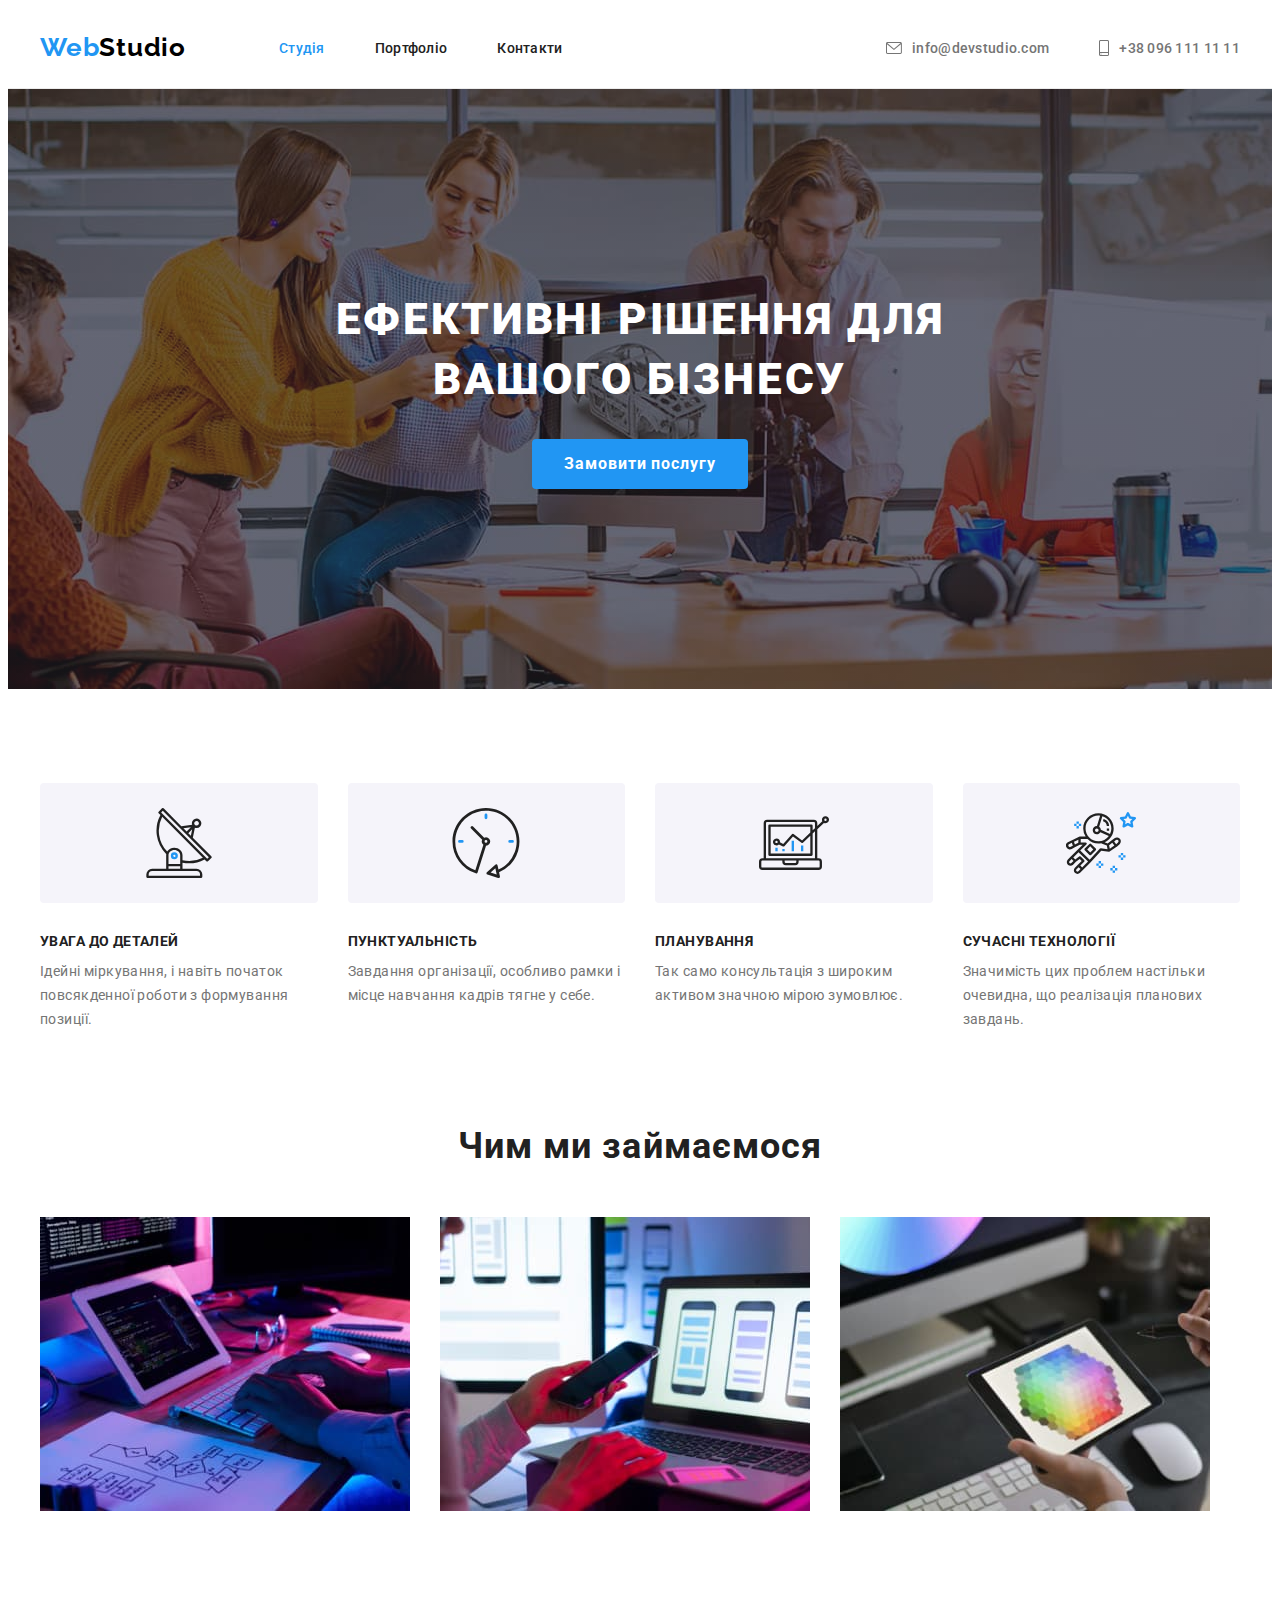
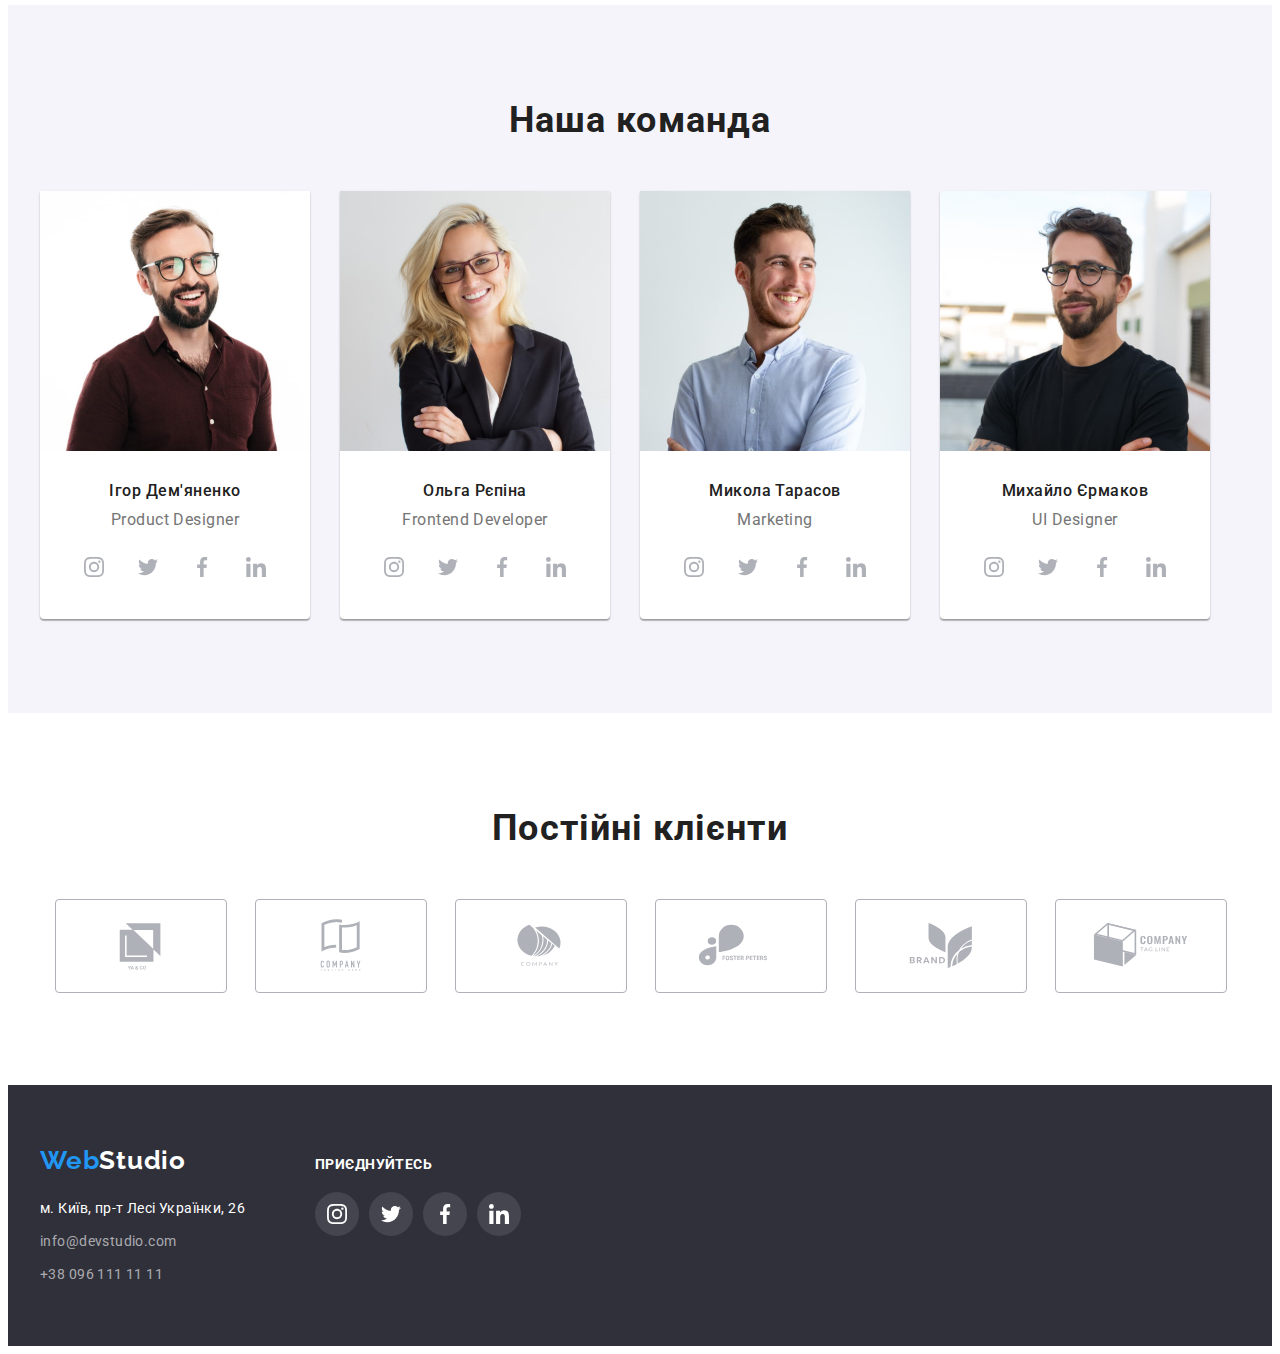
<file: index.html>
<!DOCTYPE html>
<html lang="uk">
  <head>
    <meta charset="UTF-8" />
    <meta http-equiv="X-UA-Compatible" content="IE=edge" />
    <meta name="viewport" content="width=device-width, initial-scale=1.0" />
    <!-- Шрифти -->
    <link rel="preconnect" href="https://fonts.googleapis.com" />
    <link rel="preconnect" href="https://fonts.gstatic.com" crossorigin />
    <link
      href="https://fonts.googleapis.com/css2?family=Raleway:wght@700&family=Roboto:wght@400;500;700;900&display=swap"
      rel="stylesheet"
    />
    <!-- Нормалізація вбудованих налаштувань браузера -->
    <link
      rel="stylesheet"
      href="https://cdnjs.cloudflare.com/ajax/libs/modern-normalize/1.1.0/modern-normalize.min.css"
      integrity="sha512-wpPYUAdjBVSE4KJnH1VR1HeZfpl1ub8YT/NKx4PuQ5NmX2tKuGu6U/JRp5y+Y8XG2tV+wKQpNHVUX03MfMFn9Q=="
      crossorigin="anonymous"
      referrerpolicy="no-referrer"
    />
    <!-- Стилі -->
    <link rel="stylesheet" href="./css/styles.css" />
    <title>Студія</title>
  </head>
  <body class="page">
    <!-- Верхня лінія -->
    <header class="header">
      <div class="container top-line">
        <nav class="nav">
          <a class="logo logo-top link" href="./index.html"
            ><span class="logo-blue">Web</span>Studio</a
          >
          <ul class="nav-list list">
            <li class="nav-list-item">
              <a class="nav-list-link link active" href="./index.html"
                >Студія</a
              >
            </li>
            <li class="nav-list-item">
              <a class="nav-list-link link" href="./portfolio.html"
                >Портфоліо</a
              >
            </li>
            <li class="nav-list-item">
              <a class="nav-list-link link" href="">Контакти</a>
            </li>
          </ul>
        </nav>
        <ul class="contacts-list list">
          <li class="contacts-list-item">
            <a class="contacts-list-link link" href="mailto:info@devstudio.com">
              <svg class="contact-list-icon" width="16" height="12">
                <use href="./images/icons.svg#envelope"></use>
              </svg>
              info@devstudio.com</a
            >
          </li>
          <li class="contacts-list-item tel">
            <a class="contacts-list-link link" href="tel:+380961111111">
              <svg class="contact-list-icon" width="10" height="16">
                <use href="./images/icons.svg#smartphone"></use>
              </svg>
              +38 096 111 11 11</a
            >
          </li>
        </ul>
      </div>
    </header>
    <main>
      <!-- Шапка -->
      <section class="section-one overlay">
        <div class="container">
          <h1 class="section-one-title">
            Ефективні рішення для вашого бізнесу
          </h1>
          <button class="section-one-btn" type="button">
            Замовити послугу
          </button>
        </div>
      </section>
      <!-- Особливості -->
      <section class="section">
        <div class="container">
          <h2 class="visually-hidden">Особливості</h2>
          <ul class="feature-list list">
            <li class="feature-item">
              <div class="feature-icon">
                <svg width="70" height="70">
                  <use href="./images/icons.svg#antenna"></use>
                </svg>
              </div>

              <h3 class="feature-title">УВАГА ДО ДЕТАЛЕЙ</h3>
              <p class="feature-text">
                Ідейні міркування, і навіть початок повсякденної роботи з
                формування позиції.
              </p>
            </li>
            <li class="feature-item">
              <div class="feature-icon">
                <svg width="70" height="70">
                  <use href="./images/icons.svg#clock"></use>
                </svg>
              </div>
              <h3 class="feature-title">ПУНКТУАЛЬНІСТЬ</h3>
              <p class="feature-text">
                Завдання організації, особливо рамки і місце навчання кадрів
                тягне у себе.
              </p>
            </li>
            <li class="feature-item">
              <div class="feature-icon">
                <svg width="70" height="70">
                  <use href="./images/icons.svg#diagram"></use>
                </svg>
              </div>
              <h3 class="feature-title">ПЛАНУВАННЯ</h3>
              <p class="feature-text">
                Так само консультація з широким активом значною мірою зумовлює.
              </p>
            </li>
            <li class="feature-item">
              <div class="feature-icon">
                <svg width="70" height="70">
                  <use href="./images/icons.svg#astronaut"></use>
                </svg>
              </div>
              <h3 class="feature-title">СУЧАСНІ ТЕХНОЛОГІЇ</h3>
              <p class="feature-text">
                Значимість цих проблем настільки очевидна, що реалізація
                планових завдань.
              </p>
            </li>
          </ul>
        </div>
      </section>
      <!-- Чим ми займаємося -->
      <section class="section work">
        <div class="container">
          <h2 class="work-title">Чим ми займаємося</h2>
          <ul class="work-list list">
            <li class="work-item">
              <img
                class="img"
                src="images/box/box1.jpg"
                alt="на фото крупним планом зображений робочий стіл програміста-розробника"
                width="370"
              />
            </li>
            <li class="work-item">
              <img
                class="img"
                src="images/box/box2.jpg"
                alt="на фото крупним планом зображені долоні, що тримають смартфон на фоні ноутбука"
                width="370"
              />
            </li>
            <li class="work-item">
              <img
                class="img"
                src="images/box/box3.jpg"
                alt="на фото крупним планом долоні тримають планшет із зображенням палітри на екрані"
                width="370"
              />
            </li>
          </ul>
        </div>
      </section>
      <!-- Наша команда -->
      <section class="section team">
        <div class="container">
          <h2 class="team-title">Наша команда</h2>
          <ul class="team-list list">
            <li class="team-item">
              <img
                class="img"
                src="images/team/img1.jpg"
                alt="фото1"
                width="270"
              />
              <div class="teammate-group">
                <h3 class="teammate-title">Ігор Дем'яненко</h3>
                <p class="teammate-txt">Product Designer</p>
                <ul class="social-list list">
                  <li class="social-item">
                    <a
                      href="http://Instagram.com"
                      aria-label="Instagram"
                      target="_blank"
                      rel="noopener noreferrer"
                      class="social-links"
                      ><svg class="social-icon" width="20" height="20">
                        <use href="./images/icons.svg#instagram"></use>
                      </svg>
                    </a>
                  </li>
                  <li class="social-item">
                    <a
                      href="http://Twitter.com"
                      aria-label="Twitter"
                      target="_blank"
                      rel="noopener noreferrer"
                      class="social-links"
                      ><svg class="social-icon" width="20" height="20">
                        <use href="./images/icons.svg#twitter"></use>
                      </svg>
                    </a>
                  </li>
                  <li class="social-item">
                    <a
                      href="http://Facebook.com"
                      aria-label="Facebook"
                      target="_blank"
                      rel="noopener   noreferrer"
                      class="social-links"
                      ><svg class="social-icon" width="20" height="20">
                        <use href="./images/icons.svg#facebook"></use>
                      </svg>
                    </a>
                  </li>
                  <li class="social-item">
                    <a
                      href="http://Linkedin.com"
                      aria-label="LinkedIn"
                      target="_blank"
                      rel="noopener noreferrer"
                      class="social-links"
                      ><svg class="social-icon" width="20" height="20">
                        <use href="./images/icons.svg#linkedin"></use>
                      </svg>
                    </a>
                  </li>
                </ul>
              </div>
            </li>
            <li class="team-item">
              <img
                class="img"
                src="images/team/img2.jpg"
                alt="фото2"
                width="270"
              />
              <div class="teammate-group">
                <h3 class="teammate-title">Ольга Рєпіна</h3>
                <p class="teammate-txt">Frontend Developer</p>
                <ul class="social-list list">
                  <li class="social-item">
                    <a
                      href="http://Instagram.com"
                      aria-label="Instagram"
                      target="_blank"
                      rel="noopener noreferrer"
                      class="social-links"
                      ><svg class="social-icon" width="20" height="20">
                        <use href="./images/icons.svg#instagram"></use>
                      </svg>
                    </a>
                  </li>
                  <li class="social-item">
                    <a
                      href="http://Twitter.com"
                      aria-label="Twitter"
                      target="_blank"
                      rel="noopener noreferrer"
                      class="social-links"
                      ><svg class="social-icon" width="20" height="20">
                        <use href="./images/icons.svg#twitter"></use>
                      </svg>
                    </a>
                  </li>
                  <li class="social-item">
                    <a
                      href="http://Facebook.com"
                      aria-label="Facebook"
                      target="_blank"
                      rel="noopener noreferrer"
                      class="social-links"
                      ><svg class="social-icon" width="20" height="20">
                        <use href="./images/icons.svg#facebook"></use>
                      </svg>
                    </a>
                  </li>
                  <li class="social-item">
                    <a
                      href="http://Linkedin.com"
                      aria-label="LinkedIn"
                      target="_blank"
                      rel="noopener noreferrer"
                      class="social-links"
                      ><svg class="social-icon" width="20" height="20">
                        <use href="./images/icons.svg#linkedin"></use>
                      </svg>
                    </a>
                  </li>
                </ul>
              </div>
            </li>
            <li class="team-item">
              <img
                class="img"
                src="images/team/img3.jpg"
                alt="фото3"
                width="270"
              />
              <div class="teammate-group">
                <h3 class="teammate-title">Микола Тарасов</h3>
                <p class="teammate-txt">Marketing</p>
                <ul class="social-list list">
                  <li class="social-item">
                    <a
                      href="http://Instagram.com"
                      aria-label="Instagram"
                      target="_blank"
                      rel="noopener noreferrer"
                      class="social-links"
                      ><svg class="social-icon" width="20" height="20">
                        <use href="./images/icons.svg#instagram"></use>
                      </svg>
                    </a>
                  </li>
                  <li class="social-item">
                    <a
                      href="http://Twitter.com"
                      aria-label="Twitter"
                      target="_blank"
                      rel="noopener noreferrer"
                      class="social-links"
                      ><svg class="social-icon" width="20" height="20">
                        <use href="./images/icons.svg#twitter"></use>
                      </svg>
                    </a>
                  </li>
                  <li class="social-item">
                    <a
                      href="http://Facebook.com"
                      aria-label="Facebook"
                      target="_blank"
                      rel="noopener noreferrer"
                      class="social-links"
                      ><svg class="social-icon" width="20" height="20">
                        <use href="./images/icons.svg#facebook"></use>
                      </svg>
                    </a>
                  </li>
                  <li class="social-item">
                    <a
                      href="http://Linkedin.com"
                      aria-label="LinkedIn"
                      target="_blank"
                      rel="noopener noreferrer"
                      class="social-links"
                      ><svg class="social-icon" width="20" height="20">
                        <use href="./images/icons.svg#linkedin"></use>
                      </svg>
                    </a>
                  </li>
                </ul>
              </div>
            </li>
            <li class="team-item">
              <img
                class="img"
                src="images/team/img4.jpg"
                alt="фото4"
                width="270"
              />
              <div class="teammate-group">
                <h3 class="teammate-title">Михайло Єрмаков</h3>
                <p class="teammate-txt">UI Designer</p>
                <ul class="social-list list">
                  <li class="social-item">
                    <a
                      href="http://Instagram.com"
                      aria-label="Instagram"
                      target="_blank"
                      rel="noopener noreferrer"
                      class="social-links"
                      ><svg class="social-icon" width="20" height="20">
                        <use href="./images/icons.svg#instagram"></use>
                      </svg>
                    </a>
                  </li>
                  <li class="social-item">
                    <a
                      href="http://Twitter.com"
                      aria-label="Twitter"
                      target="_blank"
                      rel="noopener noreferrer"
                      class="social-links"
                      ><svg class="social-icon" width="20" height="20">
                        <use href="./images/icons.svg#twitter"></use>
                      </svg>
                    </a>
                  </li>
                  <li class="social-item">
                    <a
                      href="http://Facebook.com"
                      aria-label="Facebook"
                      target="_blank"
                      rel="noopener noreferrer"
                      class="social-links"
                      ><svg class="social-icon" width="20" height="20">
                        <use href="./images/icons.svg#facebook"></use>
                      </svg>
                    </a>
                  </li>
                  <li class="social-item">
                    <a
                      href="http://Linkedin.com"
                      aria-label="LinkedIn"
                      target="_blank"
                      rel="noopener noreferrer"
                      class="social-links"
                      ><svg class="social-icon" width="20" height="20">
                        <use href="./images/icons.svg#linkedin"></use>
                      </svg>
                    </a>
                  </li>
                </ul>
              </div>
            </li>
          </ul>
        </div>
      </section>
      <!-- Постійні клієнти -->
      <section class="section">
        <div class="container">
          <h2 class="clients-title">Постійні клієнти</h2>
          <ul class="clients-list list">
            <li class="clients-item">
              <a class="clients-link link" href=""
                ><svg class="clients-icon" width="106" height="60">
                  <use href="./images/icons.svg#one"></use>
                </svg>
              </a>
            </li>
            <li class="clients-item">
              <a class="clients-link link" href=""
                ><svg class="clients-icon" width="106" height="60">
                  <use href="./images/icons.svg#two"></use>
                </svg>
              </a>
            </li>
            <li class="clients-item">
              <a class="clients-link link" href=""
                ><svg class="clients-icon" width="106" height="60">
                  <use href="./images/icons.svg#three"></use>
                </svg>
              </a>
            </li>
            <li class="clients-item">
              <a class="clients-link link" href=""
                ><svg class="clients-icon" width="106" height="60">
                  <use href="./images/icons.svg#four"></use>
                </svg>
              </a>
            </li>
            <li class="clients-item">
              <a class="clients-link link" href=""
                ><svg class="clients-icon" width="106" height="60">
                  <use href="./images/icons.svg#five"></use>
                </svg>
              </a>
            </li>
            <li class="clients-item">
              <a class="clients-link link" href=""
                ><svg class="clients-icon" width="106" height="60">
                  <use href="./images/icons.svg#six"></use>
                </svg>
              </a>
            </li>
          </ul>
        </div>
      </section>
    </main>
    <!-- Підвал -->
    <footer class="footer">
      <div class="container">
        <div class="real-online">
          <div class="real-address">
            <a class="logo-footer logo link" href="./index.html">
              <span class="logo-blue">Web</span
              ><span class="logo-light">Studio</span>
            </a>
            <address class="address">
              <ul class="list">
                <li class="address-item">
                  <a
                    class="footer-link link"
                    href="https://goo.gl/maps/6nsa5F7GKTP2XK6V9"
                    target="_blank"
                    rel="noopener noreferrer"
                    >м. Київ, пр-т Лесі Українки, 26</a
                  >
                </li>
                <li class="address-item">
                  <a
                    class="footer-contacts link"
                    href="mailto:info@devstudio.com"
                    >info@devstudio.com</a
                  >
                </li>
                <li class="address-item">
                  <a class="footer-contacts link" href="tel:+380961111111"
                    >+38 096 111 11 11</a
                  >
                </li>
              </ul>
            </address>
          </div>
          <div class="online-address">
            <h2 class="social-title">Приєднуйтесь</h2>
            <ul class="social-list list">
              <li class="social-item">
                <a
                  href="http://Instagram.com"
                  aria-label="Instagram"
                  target="_blank"
                  rel="noopener noreferrer"
                  class="social-link"
                  ><svg class="social-icon" width="20" height="20">
                    <use href="./images/icons.svg#instagram"></use>
                  </svg>
                </a>
              </li>
              <li class="social-item">
                <a
                  href="http://Twitter.com"
                  aria-label="Twitter"
                  target="_blank"
                  rel="noopener noreferrer"
                  class="social-link"
                  ><svg class="social-icon" width="20" height="20">
                    <use href="./images/icons.svg#twitter"></use>
                  </svg>
                </a>
              </li>
              <li class="social-item">
                <a
                  href="http://Facebook.com"
                  aria-label="Facebook"
                  target="_blank"
                  rel="noopener noreferrer"
                  class="social-link"
                  ><svg class="social-icon" width="20" height="20">
                    <use href="./images/icons.svg#facebook"></use>
                  </svg>
                </a>
              </li>
              <li class="social-item">
                <a
                  href="http://Linkedin.com"
                  aria-label="LinkedIn"
                  target="_blank"
                  rel="noopener noreferrer"
                  class="social-link"
                  ><svg class="social-icon" width="20" height="20">
                    <use href="./images/icons.svg#linkedin"></use>
                  </svg>
                </a>
              </li>
            </ul>
          </div>
        </div>
      </div>
    </footer>
  </body>
</html>
</file>
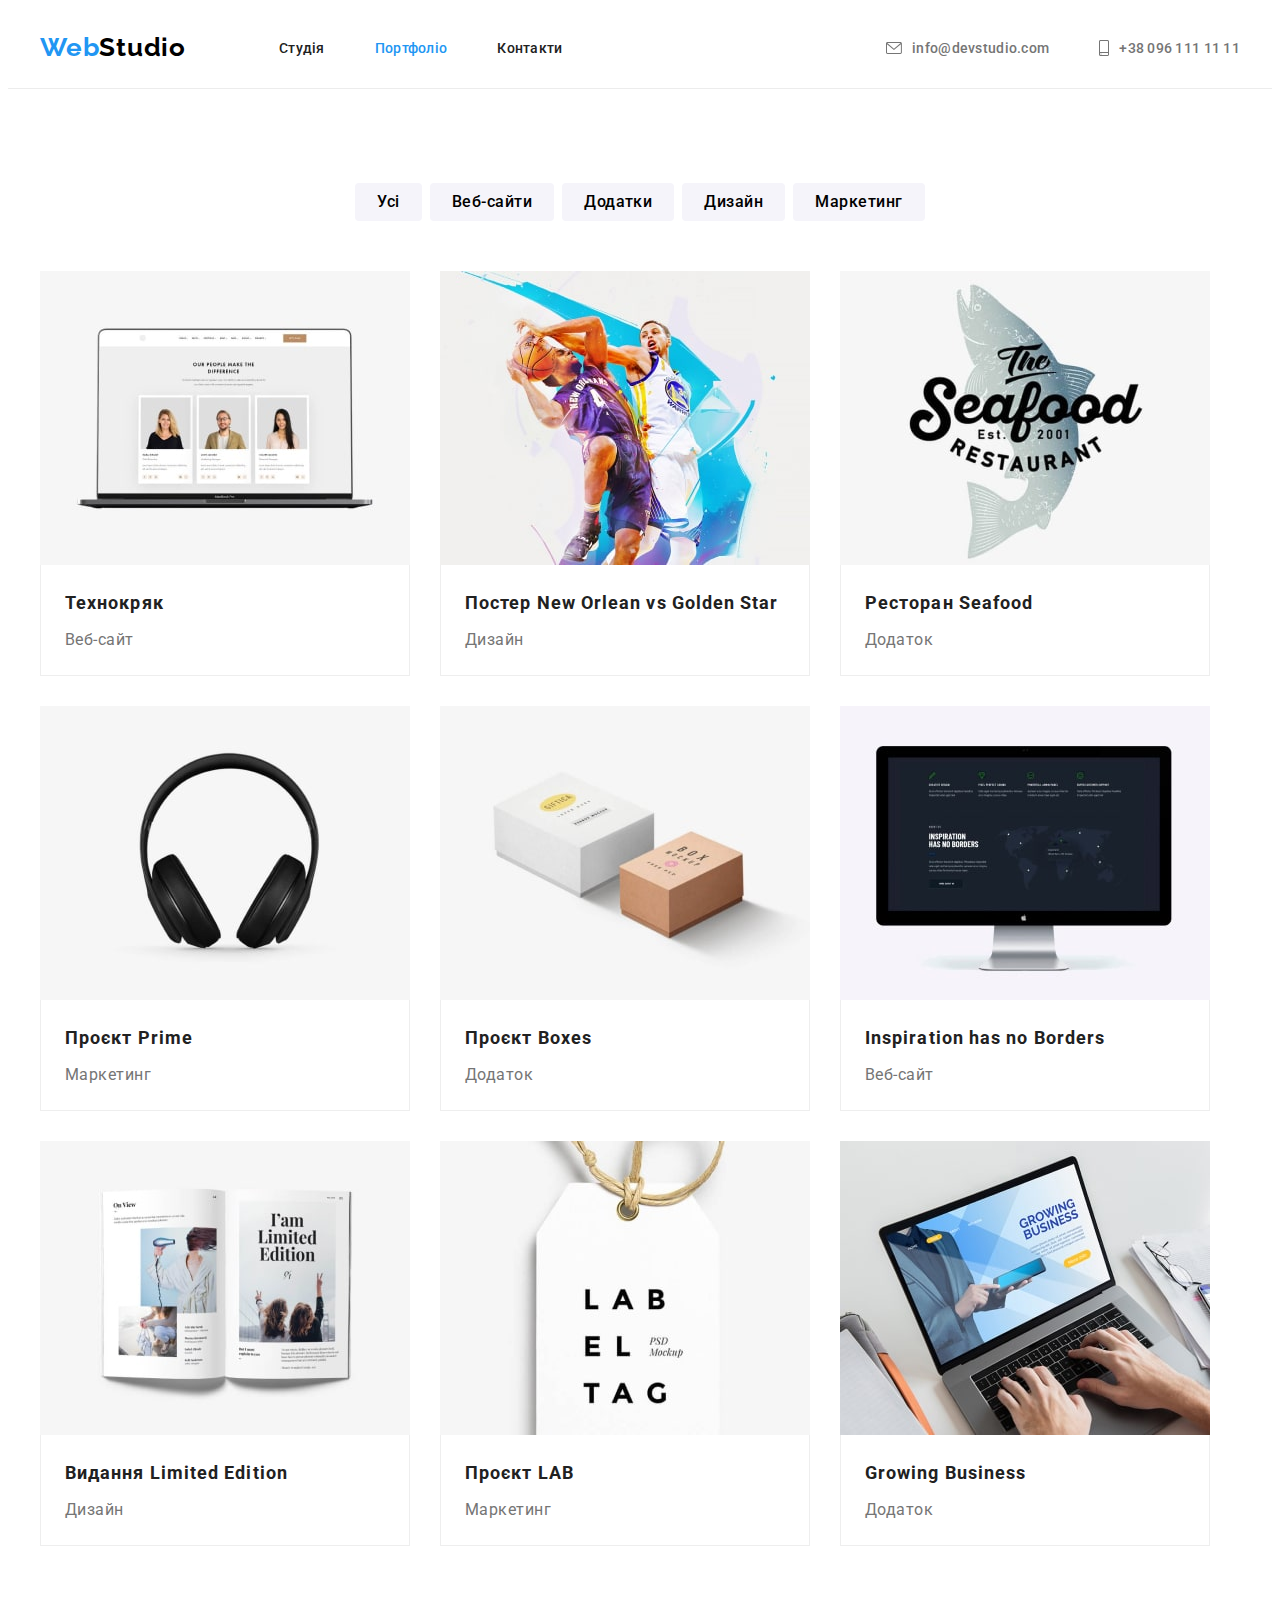
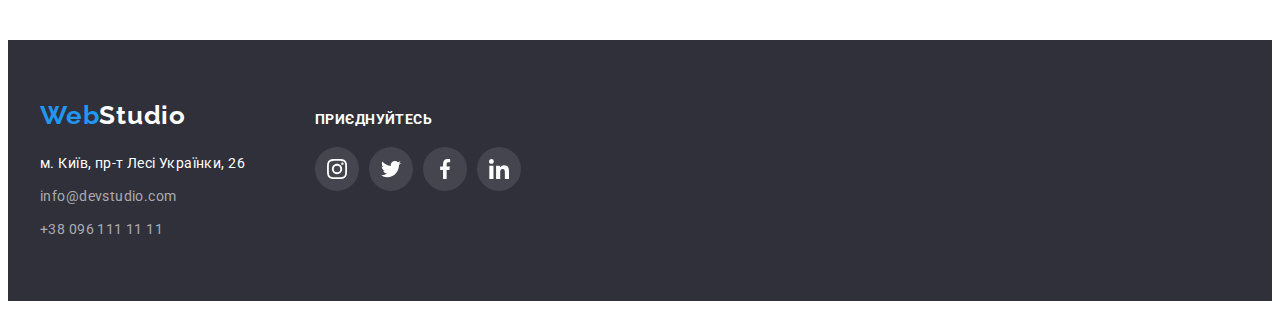
<file: portfolio.html>
<!DOCTYPE html>
<html lang="uk">
  <head>
    <meta charset="UTF-8" />
    <meta http-equiv="X-UA-Compatible" content="IE=edge" />
    <meta name="viewport" content="width=device-width, initial-scale=1.0" />
    <!-- Шрифти -->
    <link rel="preconnect" href="https://fonts.googleapis.com" />
    <link rel="preconnect" href="https://fonts.gstatic.com" crossorigin />
    <link
      href="https://fonts.googleapis.com/css2?family=Raleway:wght@700&family=Roboto:wght@400;500;700;900&display=swap"
      rel="stylesheet"
    />
    <!-- Нормалізація вбудованих налаштувань браузера -->
    <link
      rel="stylesheet"
      href="https://cdnjs.cloudflare.com/ajax/libs/modern-normalize/1.1.0/modern-normalize.min.css"
      integrity="sha512-wpPYUAdjBVSE4KJnH1VR1HeZfpl1ub8YT/NKx4PuQ5NmX2tKuGu6U/JRp5y+Y8XG2tV+wKQpNHVUX03MfMFn9Q=="
      crossorigin="anonymous"
      referrerpolicy="no-referrer"
    />
    <!-- Стилі -->
    <link rel="stylesheet" href="./css/styles.css" />
    <title>Портфоліо</title>
  </head>
  <body class="page">
    <!-- Верхня лінія -->
    <header class="header">
      <div class="container top-line">
        <nav class="nav">
          <a class="logo-top logo link" href="./index.html"
            ><span class="logo-blue">Web</span>Studio</a
          >
          <ul class="nav-list list">
            <li class="nav-list-item">
              <a class="nav-list-link link" href="./index.html">Студія</a>
            </li>
            <li class="nav-list-item">
              <a class="nav-list-link link active" href="./portfolio.html"
                >Портфоліо</a
              >
            </li>
            <li class="nav-list-item">
              <a class="nav-list-link link" href="">Контакти</a>
            </li>
          </ul>
        </nav>
        <ul class="contacts-list list">
          <li class="contacts-list-item">
            <a class="contacts-list-link link" href="mailto:info@devstudio.com">
              <svg class="contact-list-icon" width="16" height="12">
                <use href="./images/icons.svg#envelope"></use>
              </svg>
              info@devstudio.com</a
            >
          </li>
          <li class="contacts-list-item tel">
            <a class="contacts-list-link link" href="tel:+380961111111">
              <svg class="contact-list-icon" width="10" height="16">
                <use href="./images/icons.svg#smartphone"></use></svg              >+38 096 111 11 11</a
            >
          </li>
        </ul>
      </div>
    </header>
    <!-- Портфоліо -->
    <main>
      <section class="section">
        <div class="container">
          <h1 class="visually-hidden">Перелік проектів</h1>
          <ul class="filter-list list">
            <li class="filter-item">
              <button class="filter-btn" type="button">Усі</button>
            </li>
            <li class="filter-item">
              <button class="filter-btn" type="button">Веб-сайти</button>
            </li>
            <li class="filter-item">
              <button class="filter-btn" type="button">Додатки</button>
            </li>
            <li class="filter-item">
              <button class="filter-btn" type="button">Дизайн</button>
            </li>
            <li class="filter-item">
              <button class="filter-btn" type="button">Маркетинг</button>
            </li>
          </ul>
          <ul class="project-list list">
            <li class="project-item">
              <a class="project-link link" href="">
                <img
                  class="img"
                  src="images/projects/img5.jpg"
                  alt="Відкритий ноутбук"
                  width="370"
                />
                <div class="proj-gr">
                  <h2 class="project-title">Технокряк</h2>
                  <p class="project-txt">Веб-сайт</p>
                </div>
              </a>
            </li>
            <li class="project-item">
              <a class="project-link link" href="">
                <img
                  class="img"
                  src="images/projects/img6.jpg"
                  alt="Баскетболісти в стрибку"
                  width="370"
                />
                <div class="proj-gr">
                  <h2 class="project-title">
                    Постер New Orlean vs Golden Star
                  </h2>
                  <p class="project-txt">Дизайн</p>
                </div>
              </a>
            </li>
            <li class="project-item">
              <a class="project-link link" href="">
                <img
                  class="img"
                  src="images/projects/img7.jpg"
                  alt="Постер з назвою ресторану на фоні силуету риби"
                  width="370"
                />
                <div class="proj-gr">
                  <h2 class="project-title">Ресторан Seafood</h2>
                  <p class="project-txt">Додаток</p>
                </div>
              </a>
            </li>
            <li class="project-item">
              <a class="project-link link" href="">
                <img
                  class="img"
                  src="images/projects/img8.jpg"
                  alt="Накладні чорні навушники"
                  width="370"
                />
                <div class="proj-gr">
                  <h2 class="project-title">Проєкт Prime</h2>
                  <p class="project-txt">Маркетинг</p>
                </div>
              </a>
            </li>
            <li class="project-item">
              <a class="project-link link" href="">
                <img
                  class="img"
                  src="images/projects/img9.jpg"
                  alt=" Дві картонні коробки, білого та коричневого кольорів"
                  width="370"
                />
                <div class="proj-gr">
                  <h2 class="project-title">Проєкт Boxes</h2>
                  <p class="project-txt">Додаток</p>
                </div>
              </a>
            </li>
            <li class="project-item">
              <a class="project-link link" href="">
                <img
                  class="img"
                  src="images/projects/img10.jpg"
                  alt="Екран фірми IMac"
                  width="370"
                />
                <div class="proj-gr">
                  <h2 class="project-title">Inspiration has no Borders</h2>
                  <p class="project-txt">Веб-сайт</p>
                </div>
              </a>
            </li>
            <li class="project-item">
              <a class="project-link link" href="">
                <img
                  class="img"
                  src="images/projects/img11.jpg"
                  alt="Розгорнутий журнал"
                  width="370"
                />
                <div class="proj-gr">
                  <h2 class="project-title">Видання Limited Edition</h2>
                  <p class="project-txt">Дизайн</p>
                </div>
              </a>
            </li>
            <li class="project-item">
              <a class="project-link link" href="">
                <img
                  class="img"
                  src="images/projects/img12.jpg"
                  alt="Білий ярличок"
                  width="370"
                />
                <div class="proj-gr">
                  <h2 class="project-title">Проєкт LAB</h2>
                  <p class="project-txt">Маркетинг</p>
                </div>
              </a>
            </li>
            <li class="project-item">
              <a class="project-link link" href="">
                <img
                  class="img"
                  src="images/projects/img13.jpg"
                  alt="Долоні на клавіатурі ноутбука"
                  width="370"
                />
                <div class="proj-gr">
                  <h2 class="project-title">Growing Business</h2>
                  <p class="project-txt">Додаток</p>
                </div>
              </a>
            </li>
          </ul>
        </div>
      </section>
    </main>
    <!-- Підвал -->
    <footer class="footer">
      <div class="container">
        <div class="real-online">
          <div class="real-address">
            <a class="logo-footer logo link" href="./index.html">
              <span class="logo-blue">Web</span
              ><span class="logo-light">Studio</span>
            </a>
            <address class="address">
              <ul class="list">
                <li class="address-item">
                  <a
                    class="footer-link link"
                    href="https://goo.gl/maps/6nsa5F7GKTP2XK6V9"
                    target="_blank"
                    rel="noopener noreferrer"
                    >м. Київ, пр-т Лесі Українки, 26</a
                  >
                </li>
                <li class="address-item">
                  <a
                    class="footer-contacts link"
                    href="mailto:info@devstudio.com"
                    >info@devstudio.com</a
                  >
                </li>
                <li class="address-item">
                  <a class="footer-contacts link" href="tel:+380961111111"
                    >+38 096 111 11 11</a
                  >
                </li>
              </ul>
            </address>
          </div>
          <div class="online-address">
            <h2 class="social-title">Приєднуйтесь</h2>
            <ul class="social-list list">
              <li class="social-item">
                <a
                  href="http://Instagram.com"
                  aria-label="Instagram"
                  target="_blank"
                  rel="noopener noreferrer"
                  class="social-link"
                  ><svg class="social-icon" width="20" height="20">
                    <use href="./images/icons.svg#instagram"></use></svg
                ></a>
              </li>
              <li class="social-item">
                <a
                  href="http://Twitter.com"
                  aria-label="Twitter"
                  target="_blank"
                  rel="noopener noreferrer"
                  class="social-link"
                  ><svg class="social-icon" width="20" height="20">
                    <use href="./images/icons.svg#twitter"></use></svg
                ></a>
              </li>
              <li class="social-item">
                <a
                  href="http://Facebook.com"
                  aria-label="Facebook"
                  target="_blank"
                  rel="noopener noreferrer"
                  class="social-link"
                  ><svg class="social-icon" width="20" height="20">
                    <use href="./images/icons.svg#facebook"></use></svg
                ></a>
              </li>
              <li class="social-item">
                <a
                  href="http://Linkedin.com"
                  aria-label="LinkedIn"
                  target="_blank"
                  rel="noopener noreferrer"
                  class="social-link"
                  ><svg class="social-icon" width="20" height="20">
                    <use href="./images/icons.svg#linkedin"></use></svg
                ></a>
              </li>
            </ul>
          </div>
        </div>
      </div>
    </footer>
  </body>
</html>
</file>
<file: css/styles.css>
:root {
  /* Шрифти */
  --main-font: "Roboto", sans-serif;
  --secondary-font: "Raleway", sans-serif;

  /* Кольори тексту */
  --main-txt-cl: #212121;
  --secondary-txt-cl: #757575;
  --light-txt-cl: #ffffff;
  --light-txt-cl-60: rgba(255, 255, 255, 0.6);
  --accent-txt-cl: #2196f3;

  /* Кольори фону */
  --main-bg-cl: #ffffff;
  --light-bg-cl: #f5f4fa;
  --dark-bg-cl: #2f303a;
  --accent-bg-cl: #2196f3;
  --accent-bg-hover-cl: #188ce8;

  /* Додаткові кольори */
  --additional-cl: #000000;
  --top-border-line-cl: #ececec;
  --portfolio-border-cl: #eeeeee;
  --social-icon-cl: #afb1b8;
  --social-icon-cl-10: rgba(255, 255, 255, 0.1);

  /* Тіні */
  --box-shadow-tm: 0px 1px 3px rgba(0, 0, 0, 0.12),
    0px 1px 1px rgba(0, 0, 0, 0.14), 0px 2px 1px rgba(0, 0, 0, 0.2);
  --box-shadow-btn: 0px 3px 1px rgba(0, 0, 0, 0.1),
    0px 1px 2px rgba(0, 0, 0, 0.08), 0px 2px 2px rgba(0, 0, 0, 0.12);
  --box-shadow-btn-hover: 0px 4px 4px rgba(0, 0, 0, 0.15);
  --box-shadow-pf-hover: 0px 1px 1px rgba(0, 0, 0, 0.12),
    0px 4px 4px rgba(0, 0, 0, 0.06), 1px 4px 6px rgba(0, 0, 0, 0.16);
}

/* Видалення зайвих вбудованих налаштувань*/
.link {
  text-decoration: none;
  color: currentColor;
}
.list {
  list-style: none;
}
h1,
h2,
h3,
h4,
h5,
h6,
p,
ul {
  margin: 0;
  padding: 0;
}
.visually-hidden {
  position: absolute;
  width: 1px;
  height: 1px;
  margin: -1px;
  border: 0;
  padding: 0;
  white-space: nowrap;
  clip-path: inset(100%);
  clip: rect(0 0 0 0);
  overflow: hidden;
}

/**
  |============================
  | ЗАГАЛЬНІ НАЛАШТУВАННЯ СТОРІНКИ
  |============================
*/
.page {
  font-family: var(--main-font);
  font-size: 14px;
  line-height: calc(24 / 14);
  letter-spacing: 0.03em;
  color: var(--main-txt-cl);
  background-color: var(--main-bg-cl);
}

/**
     |============================
     | КОНТЕЙНЕР
     |============================
   */
.container {
  width: 1200px;
  padding-left: 15px;
  padding-right: 15px;
  margin: 0 auto;
}

/**
  |============================
  | ВЕРХНЯ ЛІНІЯ
  |============================
*/
.header {
  border-bottom: 1px solid var(--top-border-line-cl);
}

.top-line {
  display: flex;
  align-items: center;
}

.nav {
  display: flex;
  align-items: center;
}

.logo {
  font-family: var(--secondary-font);
  font-weight: 700;
  font-size: 26px;
  line-height: calc(31 / 26);
  letter-spacing: 0.03em;
  color: var(--additional-cl);

  display: block;
}
.logo-top {
  padding-top: 24px;
  padding-bottom: 25px;
}
.logo-footer {
  margin-bottom: 20px;
}
.logo-blue {
  color: var(--accent-txt-cl);
}
.logo-light {
  color: var(--light-txt-cl);
}

.nav-list,
.contacts-list {
  font-weight: 500;
  line-height: calc(16 / 14);
  letter-spacing: 0.02em;

  display: flex;
}
.nav-list {
  margin-left: 93px;
}
.contacts-list {
  color: var(--secondary-txt-cl);
  margin-left: auto;
}
.nav-list-item:not(:last-child),
.contacts-list-item:not(:last-child) {
  margin-right: 50px;
}

.nav-list-link:hover,
.nav-list-link:focus,
.contacts-list-link:hover,
.contacts-list-link:focus {
  color: var(--accent-txt-cl);
}
.nav-list-link.active {
  color: var(--accent-txt-cl);
}
.nav-list-link,
.contacts-list-link {
  display: flex;
  align-items: center;
  padding-top: 32px;
  padding-bottom: 32px;
}
.contact-list-icon {
  margin-right: 10px;
  fill: currentColor;
}

/**
  |============================
  | ШАПКА
  |============================
*/

.section-one {
  background-color: var(--dark-bg-cl);
  text-align: center;
  padding-bottom: 200px;
  padding-top: 200px;
  margin: 0;
}

.overlay {
  max-width: 1600px;
  margin-left: auto;
  margin-right: auto;
  background-image: linear-gradient(
      to right,
      rgba(47, 48, 58, 0.4),
      rgba(47, 48, 58, 0.4)
    ),
    url(../images/hero-img.jpg);
  background-position: center;
  background-repeat: no-repeat;
  background-size: cover;
}

/* Заголовок */
.section-one-title {
  font-weight: 900;
  font-size: 44px;
  line-height: calc(60 / 44);
  text-align: center;
  letter-spacing: 0.06em;
  text-transform: uppercase;
  color: var(--light-txt-cl);

  margin-left: auto;
  margin-right: auto;
  width: 696px;
}

/* Кнопка */
.section-one-btn {
  font-family: inherit;
  font-weight: 700;
  font-size: 16px;
  line-height: calc(30 / 16);
  letter-spacing: 0.06em;
  border: none;
  cursor: pointer;
  color: var(--light-txt-cl);
  background-color: var(--accent-bg-cl);

  border-radius: 4px;
  padding: 10px 32px;
  margin-top: 30px;
  min-width: 216px;
}
.section-one-btn:hover,
.section-one-btn:focus {
  background-color: var(--accent-bg-hover-cl);
  box-shadow: var(--box-shadow-btn-hover);
}

/**
  |============================
  | ОСОБЛИВОСТІ
  |============================
*/
.section {
  padding-top: 94px;
  padding-bottom: 94px;
}
.feature-list {
  display: flex;
  gap: 30px;
}
.feature-item {
  flex-basis: calc(100% / 4);
}
.feature-title {
  font-size: inherit;
  line-height: calc(16 / 14);
  text-transform: uppercase;
  margin-bottom: 10px;
}
.feature-text {
  color: var(--secondary-txt-cl);
}
.feature-icon {
  display: flex;
  justify-content: center;
  align-items: center;
  height: 120px;
  background: #f5f4fa;
  border-radius: 4px;
  margin-bottom: 30px;
}

/**
  |============================
  | ЧИМ МИ ЗАЙМАЄМОСЯ
  |============================
*/
.work {
  padding-top: 0;
}
.work-title {
  font-size: 36px;
  line-height: calc(42 / 36);
  letter-spacing: 0.03em;

  text-align: center;
  margin-bottom: 50px;
}
.work-list {
  display: flex;
}
.work-item:not(:last-child) {
  margin-right: 30px;
}
.img {
  display: block;
  max-width: 100%;
  height: auto;
}

/**
  |============================
  | НАША КОМАНДА
  |============================
*/

.team {
  background-color: var(--light-bg-cl);
}
.team-title {
  font-size: 36px;
  line-height: calc(42 / 36);
  letter-spacing: 0.03em;

  text-align: center;
  margin-bottom: 50px;
}

.team-list {
  display: flex;
  text-align: center;
}
.team-item:not(:last-child) {
  margin-right: 30px;
}
.team-item {
  box-shadow: var(--box-shadow-tm);
  border-radius: 0px 0px 4px 4px;
  background-color: var(--main-bg-cl);
}
.teammate-group {
  padding-top: 30px;
  padding-bottom: 30px;
}
.teammate-title {
  font-weight: 500;
  font-size: 16px;
  line-height: calc(19 / 16);
  letter-spacing: 0.03em;

  margin-bottom: 10px;
}
.teammate-txt {
  font-size: 16px;
  line-height: calc(19 / 16);
  letter-spacing: 0.03em;
  color: var(--secondary-txt-cl);
  margin-bottom: 16px;
}
.social-list {
  display: flex;
  justify-content: center;
  gap: 10px;
}
.social-item {
  width: 44px;
  height: 44px;
}
.social-links {
  display: flex;
  align-items: center;
  justify-content: center;
  border-radius: 50%;
  background-color: var(--main-bg-cl);
  color: var(--social-icon-cl);
  width: 100%;
  height: 100%;
}
.social-links:hover,
.social-links:focus {
  background-color: var(--accent-bg-cl);
  color: var(--light-txt-cl);
  cursor: pointer;
}
.social-icon {
  fill: currentColor;
}
/**
  |============================
  | ПОСТІЙНІ КЛІЄНТИ
  |============================
*/

.clients-title {
  font-size: 36px;
  line-height: 42px;
  text-align: center;
  letter-spacing: 0.03em;
  color: var(--main-txt-cl);
  margin-bottom: 50px;
}

.clients-list {
  display: flex;
  justify-content: center;
  gap: 30px;
}
.clients-item {
  width: 170px;
  height: 92px;
}
.clients-link {
  display: flex;
  width: 100%;
  height: 100%;
  justify-content: center;
  align-items: center;
  color: var(--social-icon-cl);
  border: 1px solid var(--social-icon-cl);
  border-radius: 4px;
}
.clients-link:hover,
.clients-link:focus {
  border: 1px solid var(--accent-bg-cl);
  color: var(--accent-txt-cl);
}
.clients-icon {
  fill: currentColor;
}
/**
  |============================
  | ПІДВАЛ
  |============================
*/
.footer {
  color: var(--light-txt-cl);
  background-color: var(--dark-bg-cl);
  padding-top: 60px;
  padding-bottom: 60px;
}
.address {
  font-style: normal;
}
.address-item:not(:last-child) {
  margin-bottom: 9px;
}
.footer-contacts {
  color: var(--light-txt-cl-60);
}

.footer-contacts:hover,
.footer-contacts:focus,
.footer-link:hover,
.footer-link:focus {
  color: var(--accent-txt-cl);
}
.real-online {
  display: flex;
  align-items: baseline;
}
.real-address {
  margin-right: 70px;
}
.social-title {
  font-size: inherit;
  line-height: calc(16 / 14);
  letter-spacing: 0.03em;
  text-transform: uppercase;
  color: var(--light-txt-cl);

  margin-bottom: 20px;
}
.social-link {
  display: flex;
  align-items: center;
  justify-content: center;
  border-radius: 50%;
  background-color: var(--social-icon-cl-10);
  color: var(--light-txt-cl);
  width: 100%;
  height: 100%;
}

.social-link:hover,
.social-link:focus {
  background-color: var(--accent-bg-cl);
  color: var(--light-txt-cl);
  cursor: pointer;
}

/**
  |============================
  | ПОРТФОЛІО
  |============================
*/

.filter-list {
  display: flex;
  margin-bottom: 50px;
  justify-content: center;
}
.filter-btn {
  font-family: inherit;
  font-weight: 500;
  font-size: 16px;
  line-height: calc(26 / 16);
  letter-spacing: 0.03em;
  cursor: pointer;
  border: none;
  background-color: var(--light-bg-cl);

  border-radius: 4px;
  padding: 6px 22px;
}
.filter-item:not(:last-child) {
  margin-right: 8px;
}
.filter-btn:hover,
.filter-btn:focus {
  color: var(--light-txt-cl);
  background-color: var(--accent-bg-cl);
  box-shadow: var(--box-shadow-btn);
}

/**
  |============================
  | ПРОЕКТИ-ПОРТФОЛІО
  |============================
*/
.project-list {
  display: flex;
  flex-wrap: wrap;
  gap: 30px;
}
.project-link {
  display: block;
}
.project-link:hover,
.project-link:focus {
  box-shadow: var(--box-shadow-pf-hover);
}

.project-title {
  font-size: 18px;
  line-height: calc(36 / 18);
  letter-spacing: 0.06em;
  margin-bottom: 4px;
}
.project-txt {
  font-size: 16px;
  line-height: calc(30 / 16);
  letter-spacing: 0.03em;
  color: var(--secondary-txt-cl);
}
.proj-gr {
  padding: 20px 24px;
  border-bottom: 1px solid var(--portfolio-border-cl);
  border-left: 1px solid var(--portfolio-border-cl);
  border-right: 1px solid var(--portfolio-border-cl);
}
</file>
